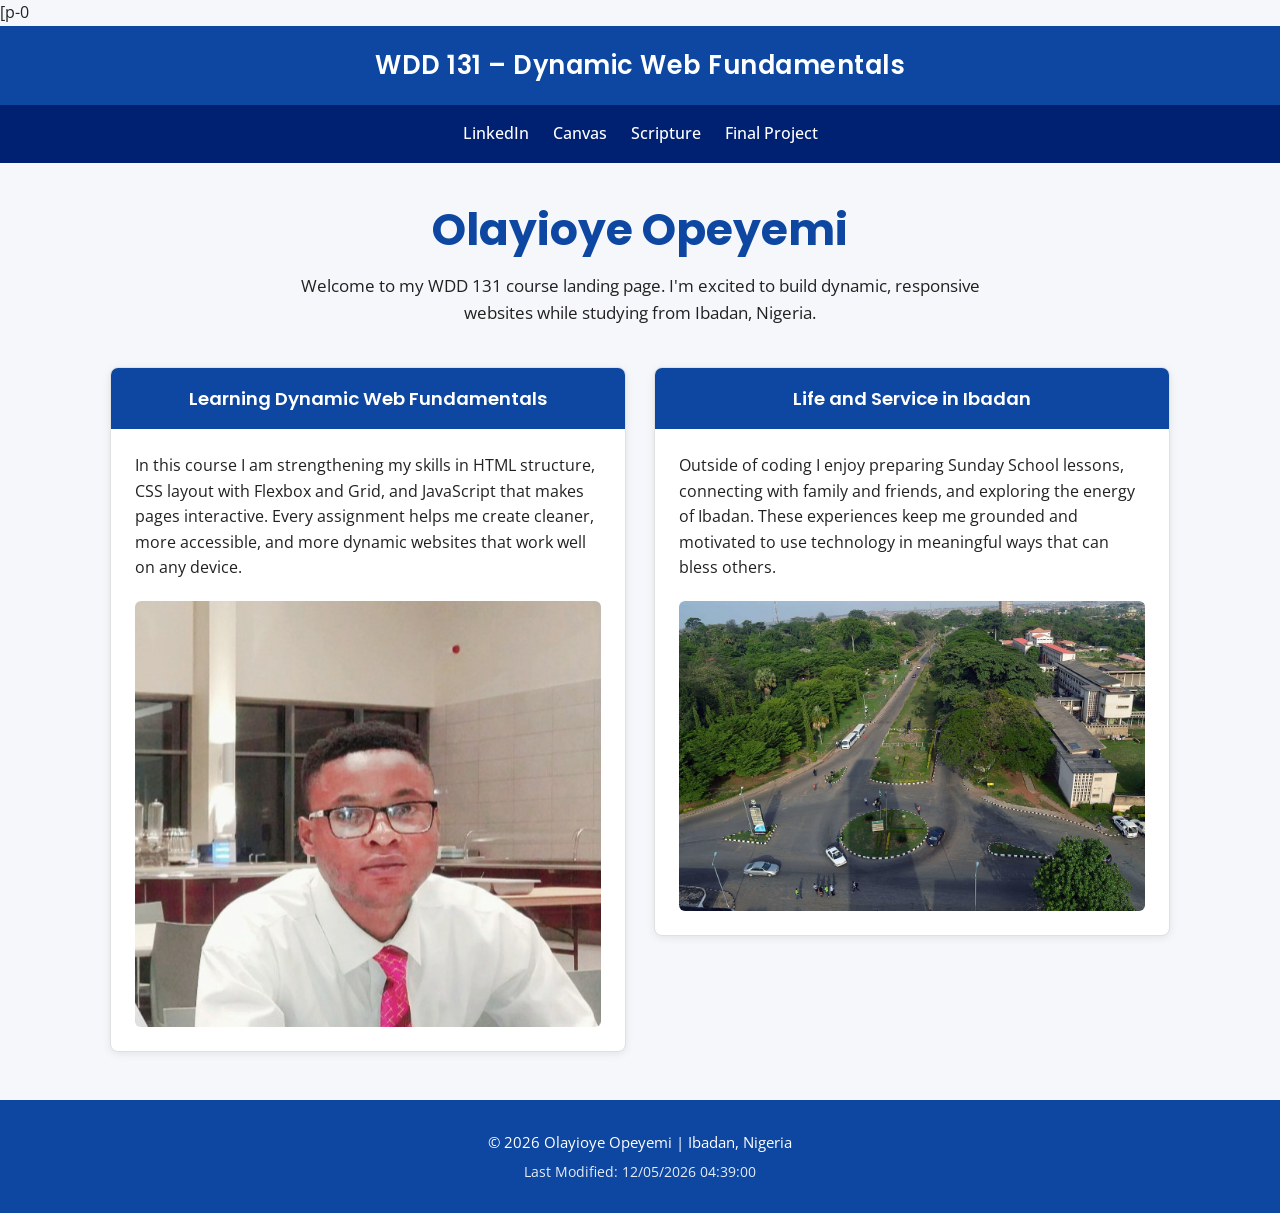
<file: index.html>
[p-0<!DOCTYPE html>
<html lang="en">

<head>
    <meta charset="UTF-8">
    <meta name="viewport" content="width=device-width, initial-scale=1.0">
    <title>WDD 131 – Dynamic Web Fundamentals – Olayioye Opeyemi</title>
    <meta name="description" content="WDD 131 – Dynamic Web Fundamentals by Olayioye Opeyemi. Portfolio landing page with HTML, CSS, and JavaScript projects from Ibadan, Nigeria.">
    <meta name="author" content="Olayioye Opeyemi">

    <!-- Google Fonts -->
    <link rel="preconnect" href="https://fonts.googleapis.com">
    <link rel="preconnect" href="https://fonts.gstatic.com" crossorigin>
    <link
        href="https://fonts.googleapis.com/css2?family=Poppins:wght@400;500;600;700&family=Open+Sans:wght@400;500&display=swap"
        rel="stylesheet">

    <link rel="stylesheet" href="styles/base.css">
    <script src="scripts/getdates.js" defer></script>
</head>

<body>
    <header>
        <span id="course-title">WDD 131 – Dynamic Web Fundamentals</span>
        <nav>
            <ul>
                <li><a href="https://www.linkedin.com/" target="_blank" rel="noopener">LinkedIn</a></li>
                <li><a href="https://byupw.instructure.com/" target="_blank" rel="noopener">Canvas</a></li>
                <li><a href="https://www.churchofjesuschrist.org/study/scriptures/ot/isa/55?lang=eng&id=p8-9#p8"
                        target="_blank" rel="noopener">Scripture</a></li>
                <li><a href="project/index.html">Final Project</a></li>
            </ul>
        </nav>
    </header>

    <main>
        <h1>Olayioye Opeyemi</h1>
        <p class="intro">Welcome to my WDD 131 course landing page. I'm excited to build dynamic, responsive websites
            while studying from Ibadan, Nigeria.</p>

        <div class="cards-grid">
            <section class="card">
                <h2>Learning Dynamic Web Fundamentals</h2>
                <div class="card-body">
                    <p>In this course I am strengthening my skills in HTML structure, CSS layout with Flexbox and Grid,
                        and JavaScript that makes pages interactive. Every assignment helps me create cleaner, more
                        accessible, and more dynamic websites that work well on any device.</p>
                    <img src="images/coding.jpg" alt="HTML, CSS, and JavaScript code on a computer screen" width="600"
                        height="400" loading="lazy">
                </div>
            </section>

            <section class="card">
                <h2>Life and Service in Ibadan</h2>
                <div class="card-body">
                    <p>Outside of coding I enjoy preparing Sunday School lessons, connecting with family and friends,
                        and exploring the energy of Ibadan. These experiences keep me grounded and motivated to use
                        technology in meaningful ways that can bless others.</p>
                    <img src="images/lagos.jpg" alt="Modern skyline of Lagos, Nigeria with waterfront and buildings"
                        width="800" height="500" loading="lazy">
                </div>
            </section>
        </div>
    </main>

    <footer>
        <p>&copy; <span id="currentyear"></span> Olayioye Opeyemi | Ibadan, Nigeria</p>
        <p id="lastModified"></p>
    </footer>
</body>

</html>
</file>
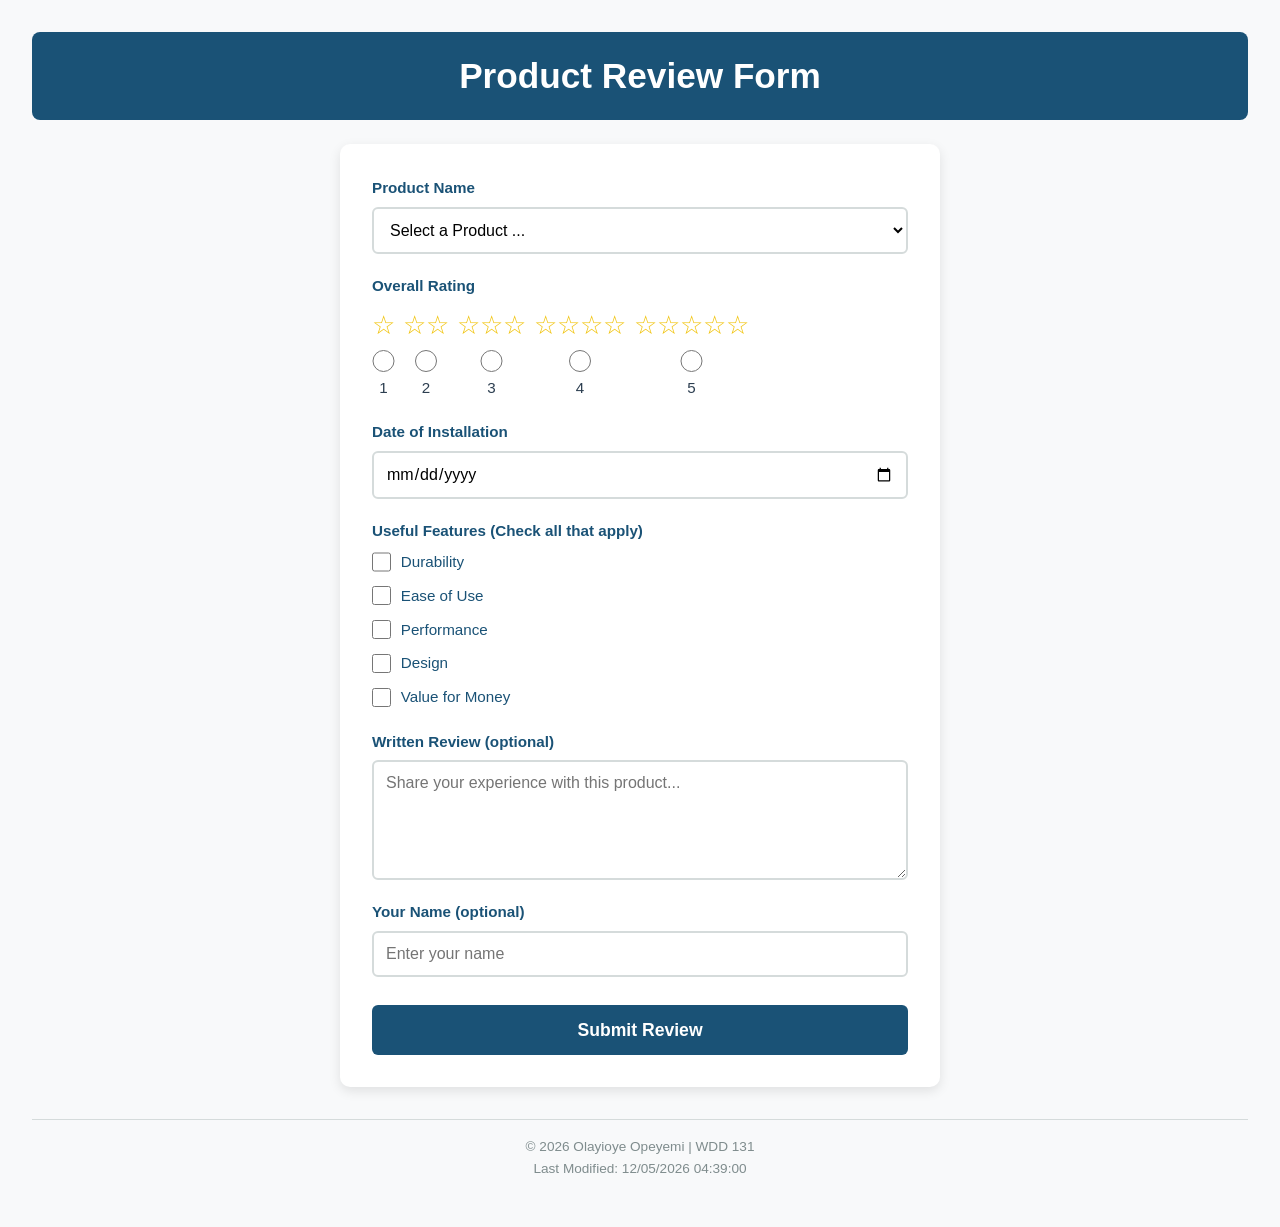
<file: form.html>
<!DOCTYPE html>
<html lang="en">

<head>
    <meta charset="UTF-8">
    <meta name="viewport" content="width=device-width, initial-scale=1.0">
    <meta name="description" content="Product Review Form - WDD 131 Dynamic Web Fundamentals">
    <meta name="author" content="Olayioye Opeyemi">
    <title>Product Review Form | WDD 131</title>
    <link rel="stylesheet" href="styles/form.css">
    <script src="scripts/form.js" defer></script>
    <script src="scripts/getdates.js" defer></script>
</head>

<body>
    <header>
        <h1>Product Review Form</h1>
    </header>

    <main>
        <form method="get" action="review.html">
            <!-- Product Name -->
            <div class="form-group">
                <label for="productName">Product Name</label>
                <select id="productName" name="productName" required>
                    <option value="" disabled selected>Select a Product ...</option>
                    <!-- Options populated dynamically by form.js -->
                </select>
            </div>

            <!-- Overall Rating -->
            <div class="form-group">
                <label>Overall Rating</label>
                <div class="rating-group">
                    <label for="rating1">
                        <span class="star">☆</span>
                        <input type="radio" id="rating1" name="rating" value="1" required>
                        1
                    </label>
                    <label for="rating2">
                        <span class="star">☆☆</span>
                        <input type="radio" id="rating2" name="rating" value="2" required>
                        2
                    </label>
                    <label for="rating3">
                        <span class="star">☆☆☆</span>
                        <input type="radio" id="rating3" name="rating" value="3" required>
                        3
                    </label>
                    <label for="rating4">
                        <span class="star">☆☆☆☆</span>
                        <input type="radio" id="rating4" name="rating" value="4" required>
                        4
                    </label>
                    <label for="rating5">
                        <span class="star">☆☆☆☆☆</span>
                        <input type="radio" id="rating5" name="rating" value="5" required>
                        5
                    </label>
                </div>
            </div>

            <!-- Date of Installation -->
            <div class="form-group">
                <label for="installDate">Date of Installation</label>
                <input type="date" id="installDate" name="installDate" required>
            </div>

            <!-- Useful Features -->
            <div class="form-group">
                <label>Useful Features (Check all that apply)</label>
                <div class="features-group">
                    <div class="checkbox-item">
                        <input type="checkbox" id="durability" name="features" value="durability">
                        <label for="durability">Durability</label>
                    </div>
                    <div class="checkbox-item">
                        <input type="checkbox" id="easeOfUse" name="features" value="ease-of-use">
                        <label for="easeOfUse">Ease of Use</label>
                    </div>
                    <div class="checkbox-item">
                        <input type="checkbox" id="performance" name="features" value="performance">
                        <label for="performance">Performance</label>
                    </div>
                    <div class="checkbox-item">
                        <input type="checkbox" id="design" name="features" value="design">
                        <label for="design">Design</label>
                    </div>
                    <div class="checkbox-item">
                        <input type="checkbox" id="value" name="features" value="value">
                        <label for="value">Value for Money</label>
                    </div>
                </div>
            </div>

            <!-- Written Review -->
            <div class="form-group">
                <label for="writtenReview">Written Review (optional)</label>
                <textarea id="writtenReview" name="writtenReview"
                    placeholder="Share your experience with this product..."></textarea>
            </div>

            <!-- User Name -->
            <div class="form-group">
                <label for="userName">Your Name (optional)</label>
                <input type="text" id="userName" name="userName" placeholder="Enter your name">
            </div>

            <!-- Submit Button -->
            <input type="submit" value="Submit Review">
        </form>
    </main>

    <footer>
        <p>&copy; <span id="currentyear"></span> Olayioye Opeyemi | WDD 131</p>
        <p id="lastModified"></p>
    </footer>
</body>

</html>
</file>
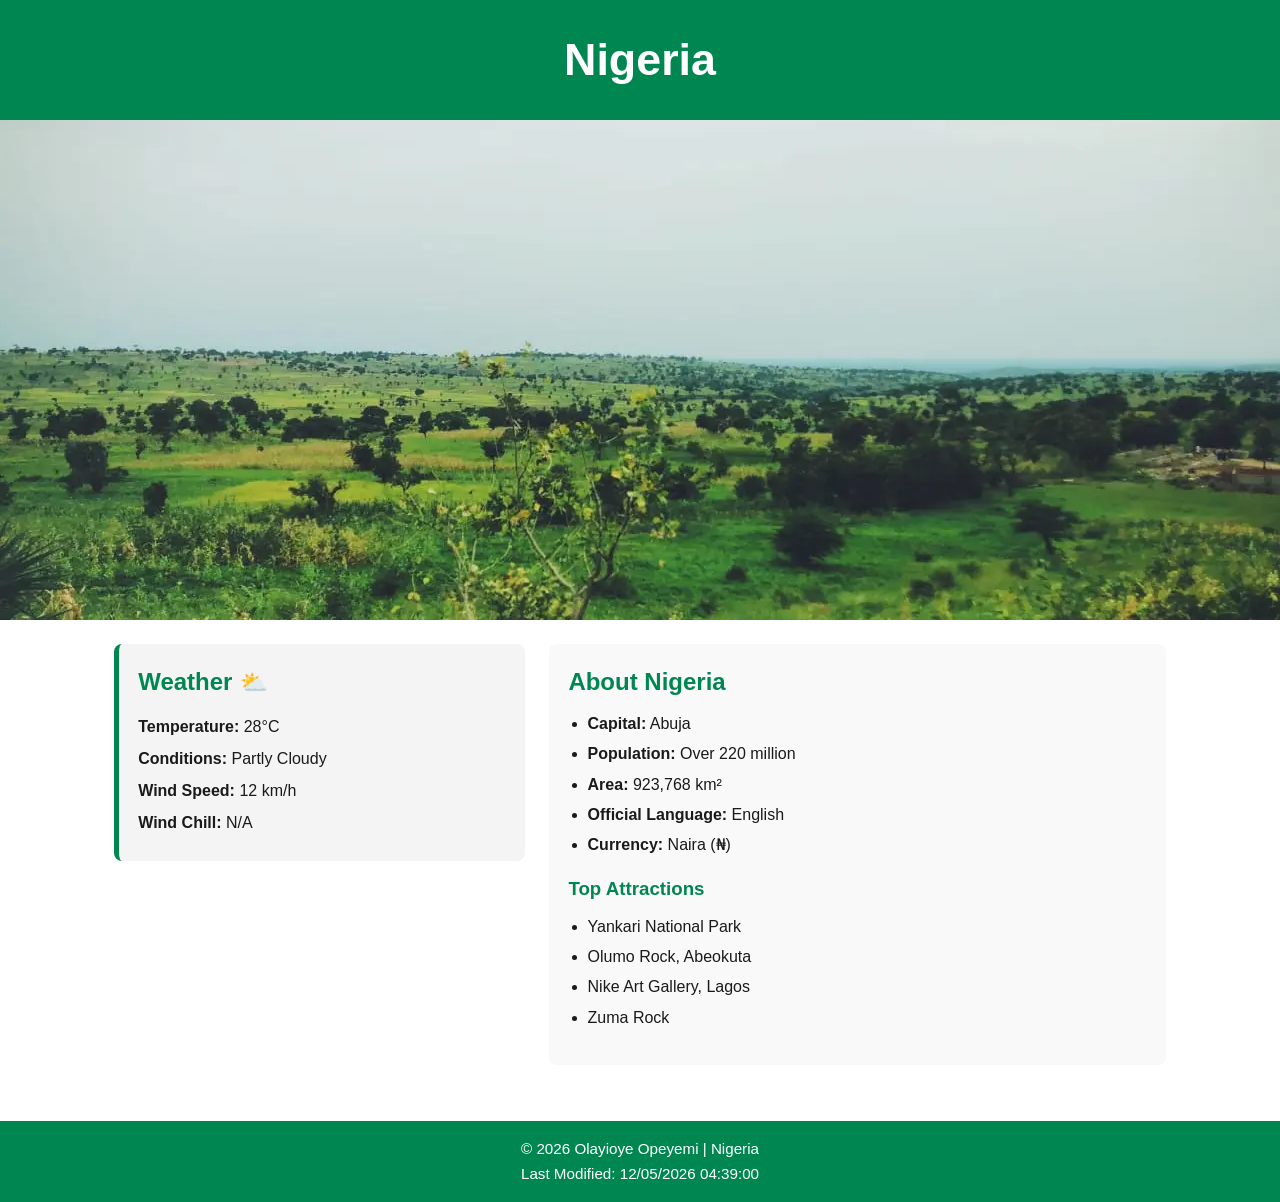
<file: place.html>
<!DOCTYPE html>
<html lang="en">

<head>
    <meta charset="UTF-8">
    <meta name="viewport" content="width=device-width, initial-scale=1.0">
    <meta name="description"
        content="WDD 131 – Dynamic Web Fundamentals. Discover Nigeria – culture, attractions, and weather information.">
    <meta name="author" content="Olayioye Opeyemi">
    <title>Nigeria | WDD 131</title>
    <link rel="stylesheet" href="styles/place.css">
    <script src="scripts/place.js" defer></script>
</head>

<body>
    <header>
        <h1>Nigeria</h1>
    </header>

    <main>
        <!-- Hero Section with responsive WebP images using picture/srcset -->
        <section class="hero">
            <picture>
                <source media="(max-width: 700px)" srcset="images/nigeria-hero-small.webp">
                <source media="(min-width: 701px)" srcset="images/nigeria-hero-large.webp">
                <img src="images/nigeria-hero-large.webp" alt="Beautiful landscape of Nigeria" width="1200"
                    height="600">
            </picture>
        </section>

        <!-- Content Grid (Weather + Info) -->
        <section class="content-grid">
            <!-- Weather Section -->
            <section class="weather">
                <h2>Weather</h2>
                <!-- Mobile: SVG icon will be placed here via CSS or img. Wider view uses pseudo-element -->
                <img src="images/weather-icon.svg" alt="Weather icon" class="weather-icon-mobile">
                <p><strong>Temperature:</strong> <span id="temperature">28°C</span></p>
                <p><strong>Conditions:</strong> Partly Cloudy</p>
                <p><strong>Wind Speed:</strong> <span id="wind-speed">12 km/h</span></p>
                <p><strong>Wind Chill:</strong> <span id="wind-chill">N/A</span></p>
            </section>

            <!-- Additional Information Section -->
            <section class="info">
                <h2>About Nigeria</h2>
                <ul>
                    <li><strong>Capital:</strong> Abuja</li>
                    <li><strong>Population:</strong> Over 220 million</li>
                    <li><strong>Area:</strong> 923,768 km²</li>
                    <li><strong>Official Language:</strong> English</li>
                    <li><strong>Currency:</strong> Naira (₦)</li>
                </ul>
                <h3>Top Attractions</h3>
                <ul>
                    <li>Yankari National Park</li>
                    <li>Olumo Rock, Abeokuta</li>
                    <li>Nike Art Gallery, Lagos</li>
                    <li>Zuma Rock</li>
                </ul>
            </section>
        </section>
    </main>

    <footer>
        <p>&copy; <span id="currentyear"></span> Olayioye Opeyemi | Nigeria</p>
        <p id="lastModified"></p>
    </footer>
</body>

</html>
</file>
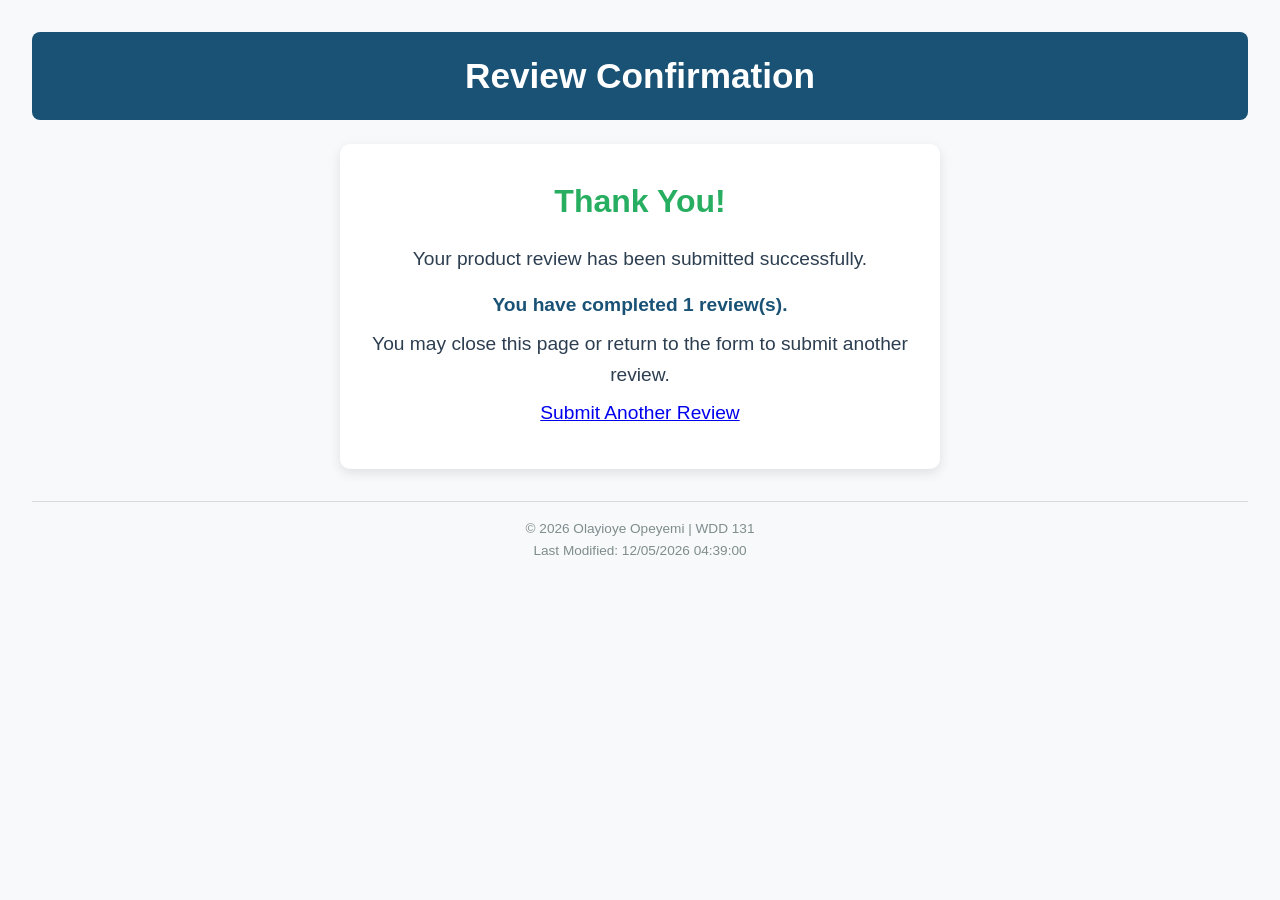
<file: review.html>
<!DOCTYPE html>
<html lang="en">

<head>
    <meta charset="UTF-8">
    <meta name="viewport" content="width=device-width, initial-scale=1.0">
    <meta name="description" content="Thank you for your product review - WDD 131">
    <meta name="author" content="Olayioye OPeyemi">
    <title>Review Submitted | WDD 131</title>
    <link rel="stylesheet" href="styles/form.css">
    <script src="scripts/review.js" defer></script>
    <script src="scripts/getdates.js" defer></script>
</head>

<body>
    <header>
        <h1>Review Confirmation</h1>
    </header>

    <main class="confirmation">
        <h1>Thank You!</h1>
        <p>Your product review has been submitted successfully.</p>
        <p class="review-count">You have completed <span id="reviewCount">0</span> review(s).</p>
        <p>You may close this page or return to the form to submit another review.</p>
        <p><a href="form.html">Submit Another Review</a></p>
    </main>

    <footer>
        <p>&copy; <span id="currentyear"></span> Olayioye Opeyemi | WDD 131</p>
        <p id="lastModified"></p>
    </footer>
</body>

</html>
</file>
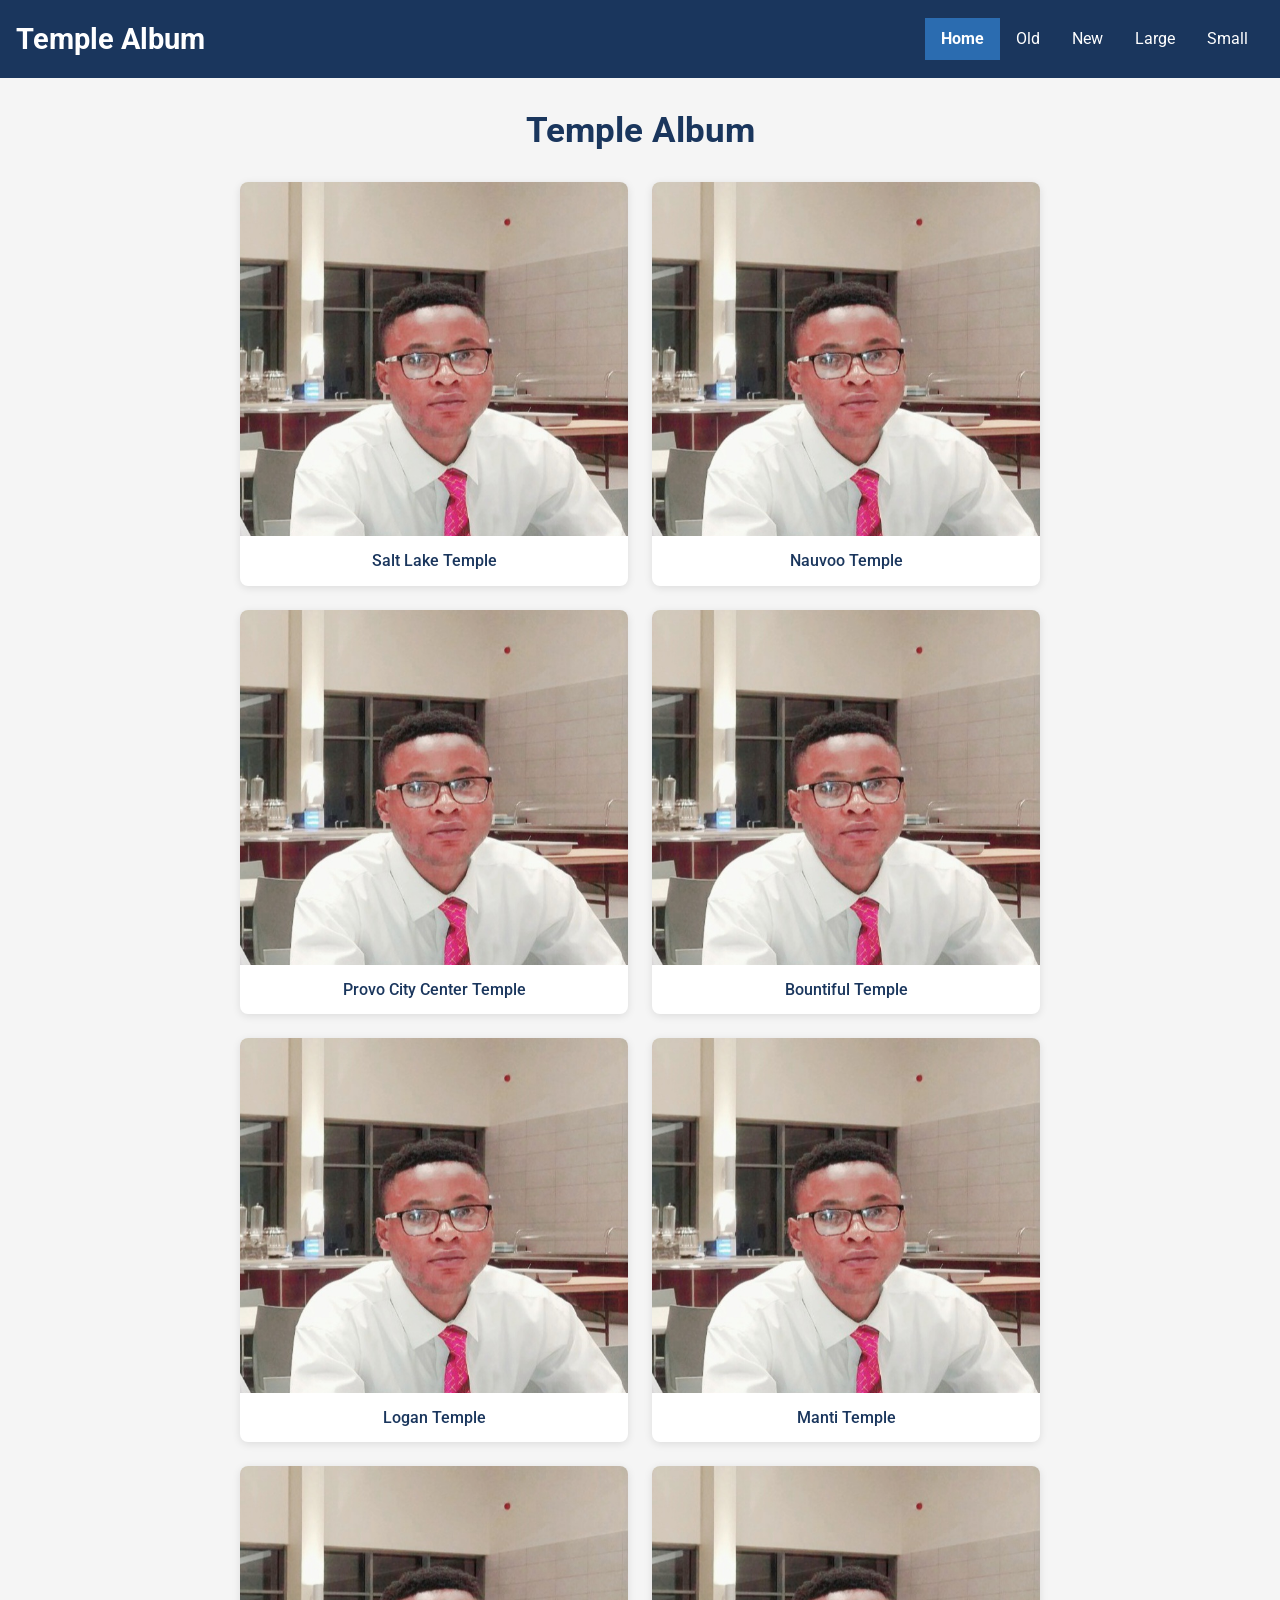
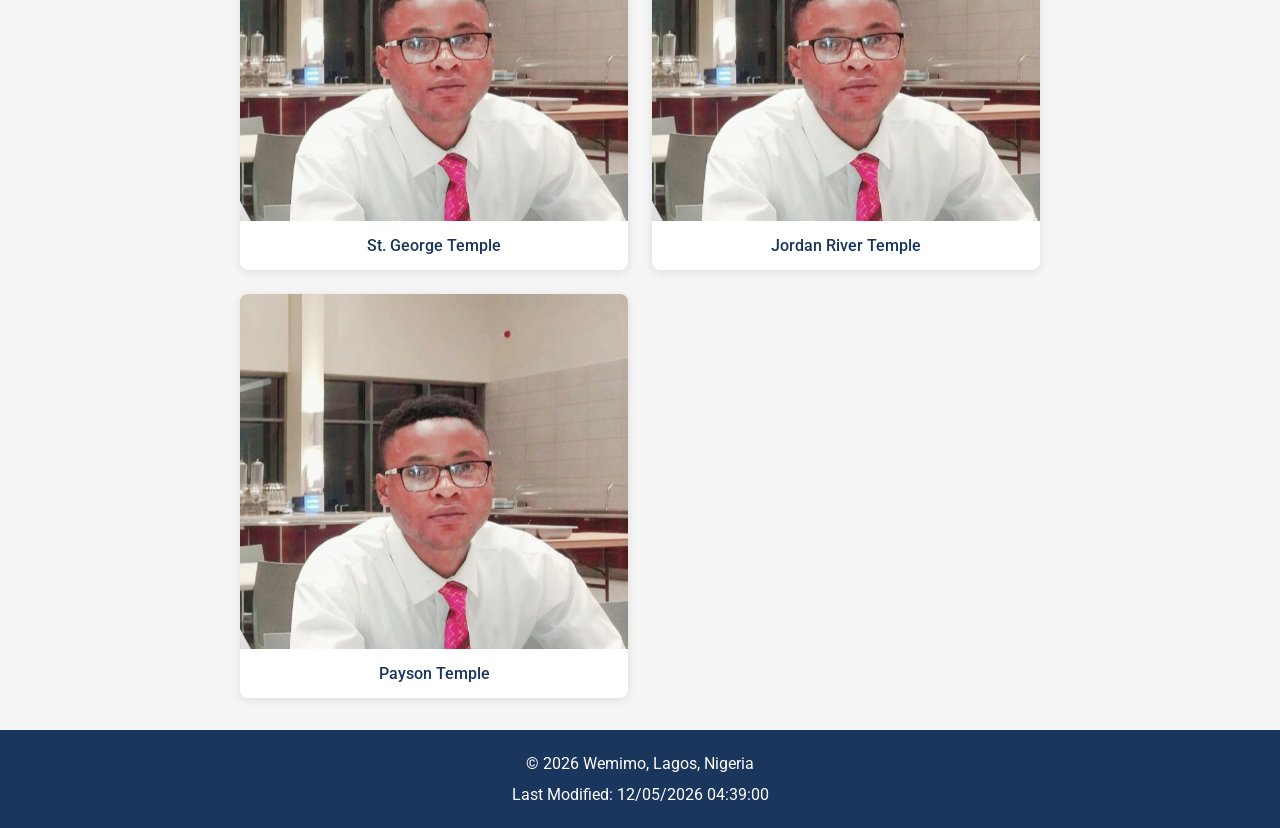
<file: temples.html>
<!DOCTYPE html>
<html lang="en">

<head>
    <meta charset="UTF-8">
    <meta name="viewport" content="width=device-width, initial-scale=1.0">
    <title>Temple Album | WDD 131</title>
    <meta name="description"
        content="A responsive picture album of temples featuring a hamburger menu and CSS Grid layout.">
    <meta name="author" content="Moses Olayioye">
    <link rel="preconnect" href="https://fonts.googleapis.com">
    <link rel="preconnect" href="https://fonts.gstatic.com" crossorigin>
    <link href="https://fonts.googleapis.com/css2?family=Roboto:wght@400;700&display=swap" rel="stylesheet">
    <link rel="stylesheet" href="styles/temples.css">
    <link rel="stylesheet" href="styles/temples-large.css">
    <script src="scripts/temples.js" defer></script>
</head>

<body>
    <header>
        <div class="header-title">Temple Album</div>
        <button id="menu" aria-label="Toggle navigation menu">☰</button>
        <nav class="navigation">
            <a href="#" class="active">Home</a>
            <a href="#">Old</a>
            <a href="#">New</a>
            <a href="#">Large</a>
            <a href="#">Small</a>
        </nav>
    </header>

    <main>
        <h1>Temple Album</h1>
        <div class="gallery">
            <figure>
                <img src="images/coding.jpg" alt="Temple image" width="400" height="250">
                <figcaption>Salt Lake Temple</figcaption>
            </figure>
            <figure>
                <img src="images/coding.jpg" alt="Temple image" width="400" height="250">
                <figcaption>Nauvoo Temple</figcaption>
            </figure>
            <figure>
                <img src="images/coding.jpg" alt="Temple image" width="400" height="250">
                <figcaption>Provo City Center Temple</figcaption>
            </figure>
            <figure>
                <img src="images/coding.jpg" alt="Temple image" width="400" height="250">
                <figcaption>Bountiful Temple</figcaption>
            </figure>
            <figure>
                <img src="images/coding.jpg" alt="Temple image" width="400" height="250">
                <figcaption>Logan Temple</figcaption>
            </figure>
            <figure>
                <img src="images/coding.jpg" alt="Temple image" width="400" height="250">
                <figcaption>Manti Temple</figcaption>
            </figure>
            <figure>
                <img src="images/coding.jpg" alt="Temple image" width="400" height="250">
                <figcaption>St. George Temple</figcaption>
            </figure>
            <figure>
                <img src="images/coding.jpg" alt="Temple image" width="400" height="250">
                <figcaption>Jordan River Temple</figcaption>
            </figure>
            <figure>
                <img src="images/coding.jpg" alt="Temple image" width="400" height="250">
                <figcaption>Payson Temple</figcaption>
            </figure>
        </div>
    </main>

    <footer>
        <p>&copy; <span id="currentyear"></span> Wemimo, Lagos, Nigeria</p>
        <p id="lastModified"></p>
    </footer>
</body>

</html>
</file>
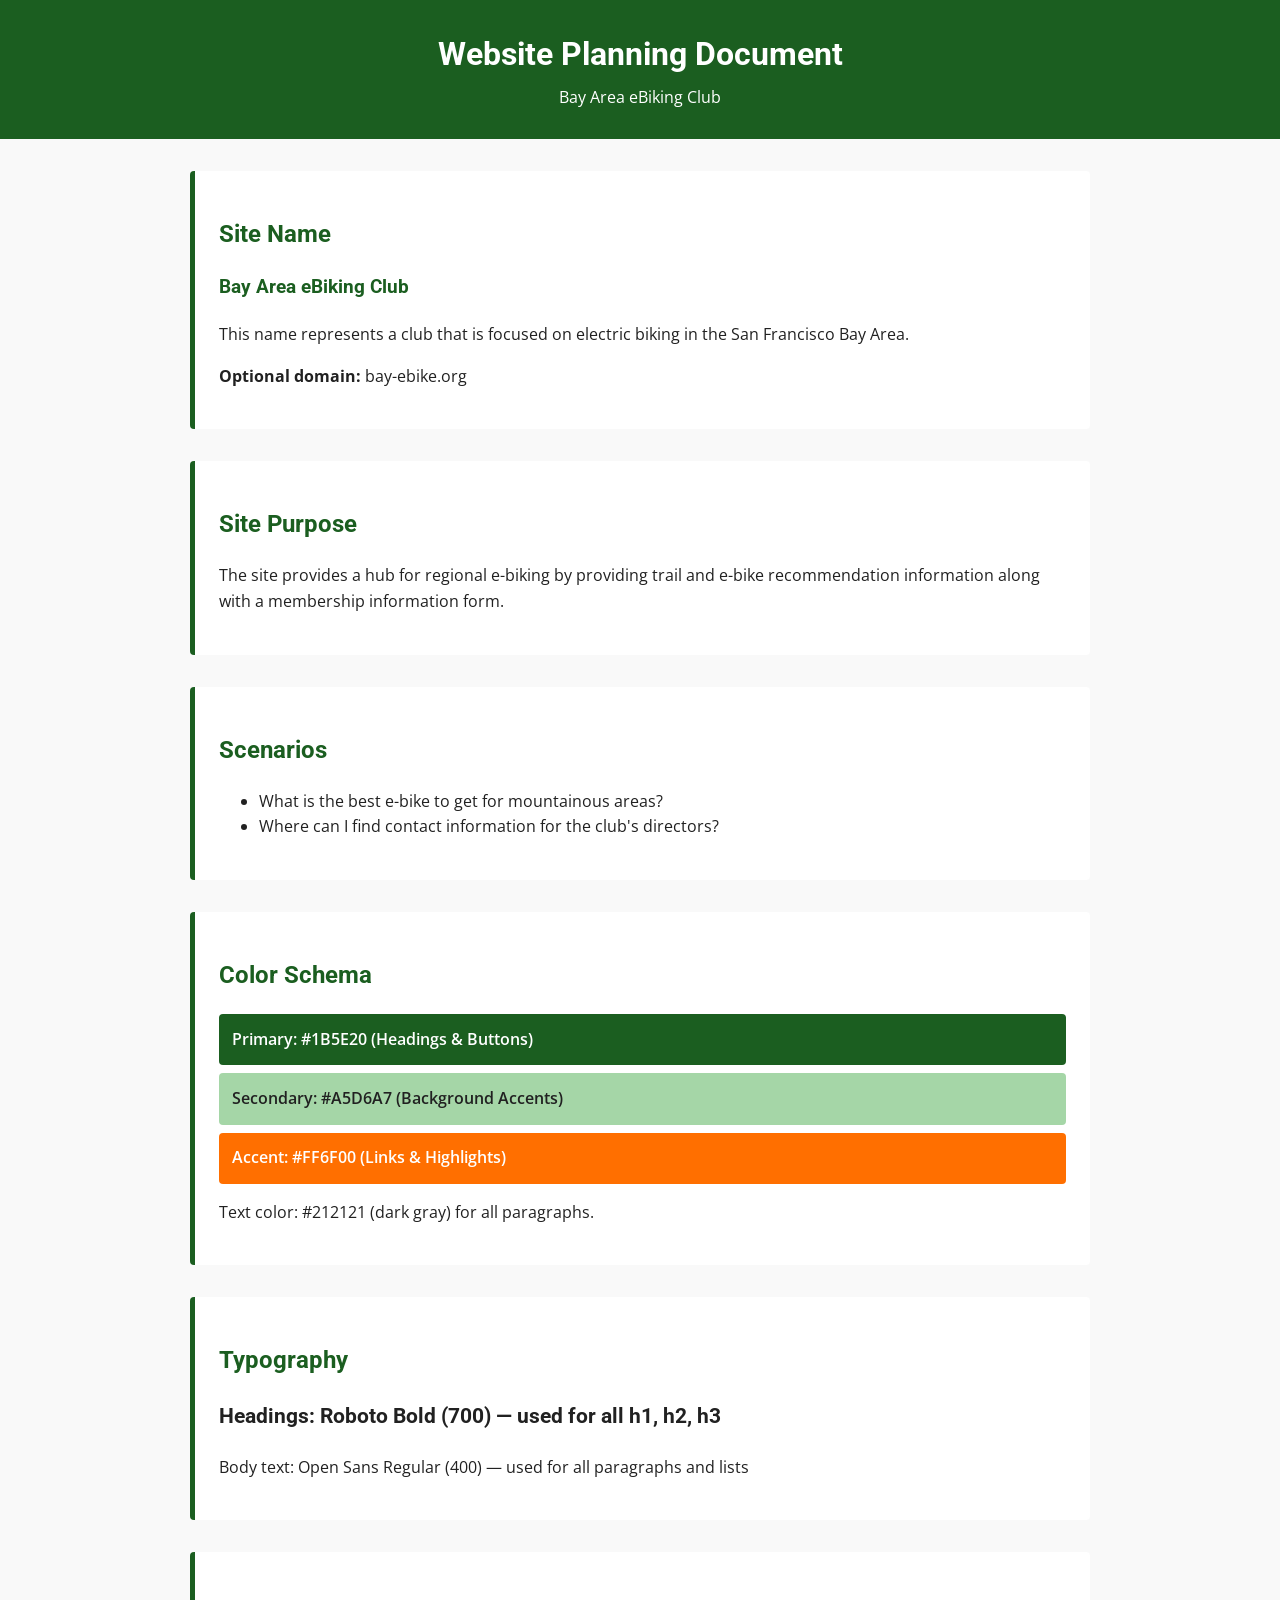
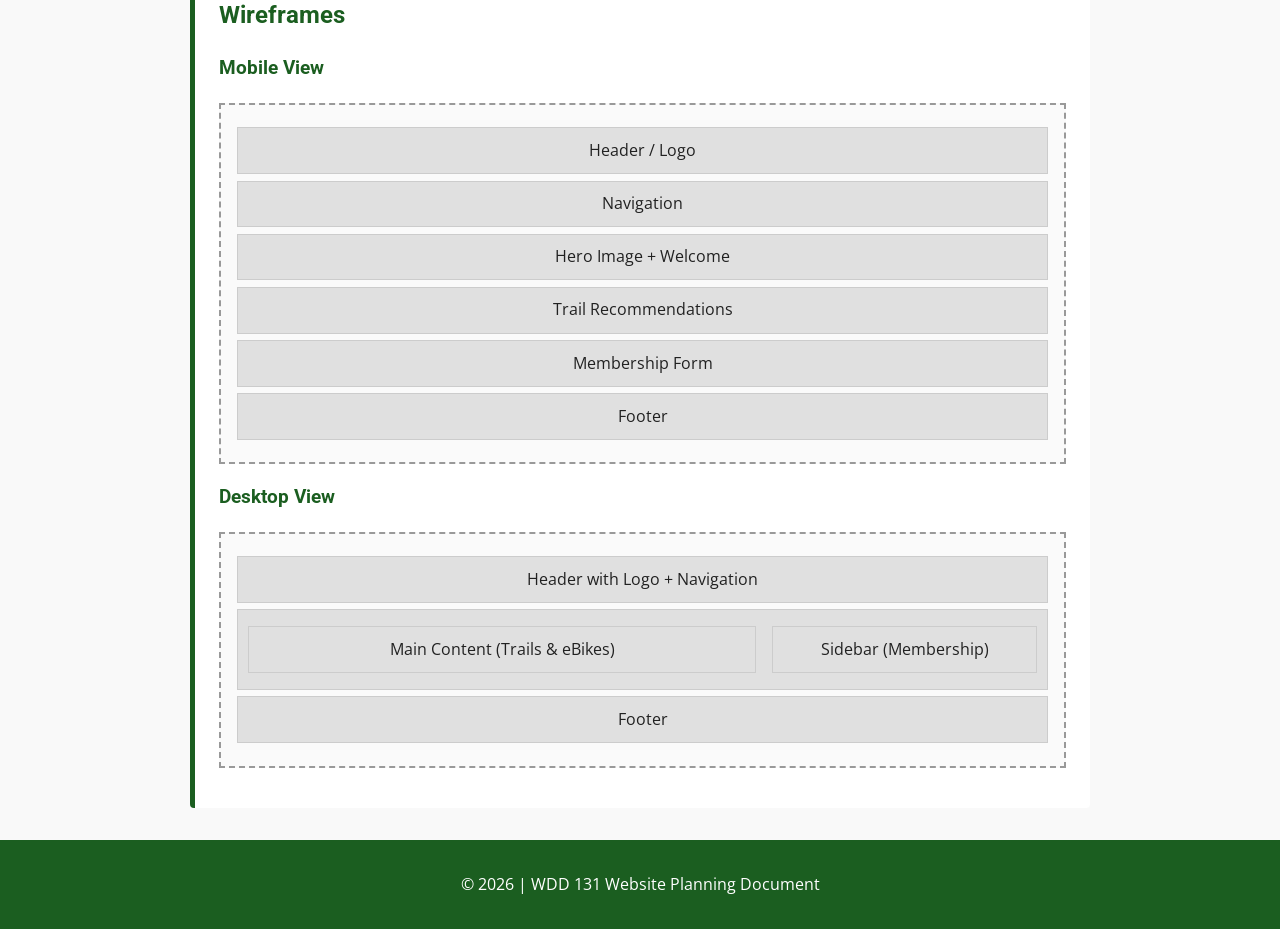
<file: project/siteplan.html>
<!DOCTYPE html>
<html lang="en">

<head>
    <meta charset="UTF-8">
    <meta name="viewport" content="width=device-width, initial-scale=1.0">
    <title>Website Planning Document | Bay Area eBiking Club</title>
    <link rel="stylesheet" href="styles/siteplan.css">
    <link rel="preconnect" href="https://fonts.googleapis.com">
    <link rel="preconnect" href="https://fonts.gstatic.com" crossorigin>
    <link href="https://fonts.googleapis.com/css2?family=Open+Sans:wght@400;600&family=Roboto:wght@700&display=swap"
        rel="stylesheet">
</head>

<body>
    <header>
        <h1>Website Planning Document</h1>
        <p>Bay Area eBiking Club</p>
    </header>

    <main>
        <section id="site-name">
            <h2>Site Name</h2>
            <h3>Bay Area eBiking Club</h3>
            <p>This name represents a club that is focused on electric biking in the San Francisco Bay Area.</p>
            <p><strong>Optional domain:</strong> bay-ebike.org</p>
        </section>

        <section id="site-purpose">
            <h2>Site Purpose</h2>
            <p>The site provides a hub for regional e-biking by providing trail and e-bike recommendation information
                along with a membership information form.</p>
        </section>

        <section id="scenarios">
            <h2>Scenarios</h2>
            <ul>
                <li>What is the best e-bike to get for mountainous areas?</li>
                <li>Where can I find contact information for the club's directors?</li>
            </ul>
        </section>

        <section id="color-schema">
            <h2>Color Schema</h2>
            <div class="color-box primary">Primary: #1B5E20 (Headings & Buttons)</div>
            <div class="color-box secondary">Secondary: #A5D6A7 (Background Accents)</div>
            <div class="color-box accent">Accent: #FF6F00 (Links & Highlights)</div>
            <p>Text color: #212121 (dark gray) for all paragraphs.</p>
        </section>

        <section id="typography">
            <h2>Typography</h2>
            <p class="heading-example">Headings: Roboto Bold (700) — used for all h1, h2, h3</p>
            <p class="body-example">Body text: Open Sans Regular (400) — used for all paragraphs and lists</p>
        </section>

        <section id="wireframes">
            <h2>Wireframes</h2>
            <h3>Mobile View</h3>
            <div class="wireframe mobile">
                <div class="wf-header">Header / Logo</div>
                <div class="wf-nav">Navigation</div>
                <div class="wf-hero">Hero Image + Welcome</div>
                <div class="wf-content">Trail Recommendations</div>
                <div class="wf-content">Membership Form</div>
                <div class="wf-footer">Footer</div>
            </div>

            <h3>Desktop View</h3>
            <div class="wireframe desktop">
                <div class="wf-header">Header with Logo + Navigation</div>
                <div class="wf-row">
                    <div class="wf-main">Main Content (Trails & eBikes)</div>
                    <div class="wf-sidebar">Sidebar (Membership)</div>
                </div>
                <div class="wf-footer">Footer</div>
            </div>
        </section>
    </main>

    <footer>
        <p>&copy; 2026 | WDD 131 Website Planning Document</p>
    </footer>
</body>

</html>
</file>
<file: styles/base.css>
:root {
    --primary: #0d47a1;
    --primary-dark: #002171;
    --accent: #ff6f00;
    --bg: #f5f7fa;
    --card-bg: #ffffff;
    --text: #212121;
    --text-light: #ffffff;
    --border: #e0e0e0;

    --font-heading: "Poppins", sans-serif;
    --font-body: "Open Sans", sans-serif;
}

* {
    box-sizing: border-box;
}

body {
    margin: 0;
    font-family: var(--font-body);
    color: var(--text);
    background-color: var(--bg);
    line-height: 1.6;
}

img {
    max-width: 100%;
    height: auto;
    display: block;
}

/* Header */
header {
    background-color: var(--primary);
    color: var(--text-light);
}

#course-title {
    display: block;
    font-family: var(--font-heading);
    font-weight: 600;
    font-size: clamp(1.25rem, 3vw, 1.6rem);
    text-align: center;
    padding: 1.2rem 1rem;
    letter-spacing: 0.5px;
}

nav {
    background-color: var(--primary-dark);
}

nav ul {
    list-style: none;
    display: flex;
    justify-content: center;
    flex-wrap: wrap;
    gap: 1.5rem;
    margin: 0;
    padding: 1rem 1.5rem;
    max-width: 1200px;
    margin-inline: auto;
}

nav a {
    position: relative;
    color: var(--text-light);
    text-decoration: none;
    font-weight: 500;
    font-size: 1rem;
    padding: 0.25rem 0;
    transition: color 0.2s ease;
}

nav a::after {
    content: "";
    position: absolute;
    left: 0;
    bottom: 0;
    width: 100%;
    height: 2px;
    background-color: var(--accent);
    transform: scaleX(0);
    transform-origin: left;
    transition: transform 0.25s ease;
}

nav a:hover,
nav a:focus-visible {
    color: var(--accent);
}

nav a:hover::after,
nav a:focus-visible::after {
    transform: scaleX(1);
}

nav a:focus-visible {
    outline: 2px solid var(--accent);
    outline-offset: 4px;
    border-radius: 2px;
}

/* Main */
main {
    max-width: 1100px;
    margin: 2rem auto 3rem;
    padding: 0 1.25rem;
}

h1 {
    font-family: var(--font-heading);
    font-weight: 700;
    font-size: clamp(2rem, 5vw, 2.75rem);
    text-align: center;
    color: var(--primary);
    margin: 0 0 0.5rem;
}

.intro {
    max-width: 70ch;
    text-align: center;
    margin: 0 auto 2.5rem;
    font-size: 1.05rem;
}

.cards-grid {
    display: grid;
    grid-template-columns: 1fr 1fr;
    gap: 1.75rem;
    align-items: start;
}

section.card {
    background-color: var(--card-bg);
    border: 1px solid var(--border);
    border-radius: 8px;
    overflow: hidden;
    box-shadow: 0 2px 8px rgba(0, 0, 0, 0.08);
}

section.card h2 {
    background-color: var(--primary);
    color: var(--text-light);
    margin: 0;
    padding: 1rem;
    text-align: center;
    font-family: var(--font-heading);
    font-weight: 600;
    font-size: 1.15rem;
}

.card-body {
    padding: 1.5rem;
    display: flex;
    flex-direction: column;
    gap: 1.25rem;
}

.card-body p {
    margin: 0;
}

.card-body img {
    border-radius: 6px;
    margin-top: auto;
}

/* Responsive */
@media (max-width: 750px) {
    .cards-grid {
        grid-template-columns: 1fr;
    }

    nav ul {
        gap: 1rem;
        justify-content: space-around;
    }
}

/* Footer */
footer {
    background-color: var(--primary);
    color: var(--text-light);
    text-align: center;
    padding: 1.5rem 1rem;
    font-size: 0.95rem;
}

footer p {
    margin: 0.4rem 0;
}

#lastModified {
    font-size: 0.85rem;
    opacity: 0.9;
}
</file>
<file: styles/form.css>
:root {
    --primary-color: #1a5276;
    --secondary-color: #2e86c1;
    --accent-color: #f39c12;
    --bg-color: #f8f9fa;
    --card-bg: #ffffff;
    --text-color: #2c3e50;
    --border-color: #d5dbdb;
    --success-color: #27ae60;
    --star-color: #f1c40f;
}

* {
    box-sizing: border-box;
    margin: 0;
    padding: 0;
}

body {
    font-family: "Segoe UI", Tahoma, Geneva, Verdana, sans-serif;
    background-color: var(--bg-color);
    color: var(--text-color);
    line-height: 1.6;
    padding: 1rem;
}

header {
    text-align: center;
    margin-bottom: 1.5rem;
    padding: 1rem;
    background-color: var(--primary-color);
    color: white;
    border-radius: 8px;
}

header h1 {
    font-size: 1.8rem;
    font-weight: 600;
}

main {
    max-width: 600px;
    margin: 0 auto;
    background-color: var(--card-bg);
    padding: 1.5rem;
    border-radius: 10px;
    box-shadow: 0 4px 12px rgba(0, 0, 0, 0.1);
}

form {
    display: flex;
    flex-direction: column;
    gap: 1.25rem;
}

.form-group {
    display: flex;
    flex-direction: column;
    gap: 0.4rem;
}

label {
    font-weight: 600;
    color: var(--primary-color);
    font-size: 0.95rem;
}

input[type="text"],
input[type="date"],
select,
textarea {
    padding: 0.75rem;
    border: 2px solid var(--border-color);
    border-radius: 6px;
    font-size: 1rem;
    font-family: inherit;
    transition: border-color 0.2s, box-shadow 0.2s;
}

input:focus,
select:focus,
textarea:focus {
    outline: none;
    border-color: var(--secondary-color);
    box-shadow: 0 0 0 3px rgba(46, 134, 193, 0.2);
}

select {
    background-color: white;
    cursor: pointer;
}

textarea {
    min-height: 120px;
    resize: vertical;
}

.rating-group {
    display: flex;
    gap: 0.5rem;
    align-items: center;
    flex-wrap: wrap;
}

.rating-group label {
    display: flex;
    flex-direction: column;
    align-items: center;
    gap: 0.25rem;
    cursor: pointer;
    font-weight: normal;
    color: var(--text-color);
}

.rating-group input[type="radio"] {
    width: 1.4rem;
    height: 1.4rem;
    accent-color: var(--accent-color);
    cursor: pointer;
}

.star {
    font-size: 1.6rem;
    color: var(--star-color);
}

.features-group {
    display: flex;
    flex-direction: column;
    gap: 0.6rem;
}

.checkbox-item {
    display: flex;
    align-items: center;
    gap: 0.6rem;
}

.checkbox-item input[type="checkbox"] {
    width: 1.2rem;
    height: 1.2rem;
    accent-color: var(--secondary-color);
    cursor: pointer;
}

.checkbox-item label {
    font-weight: normal;
    cursor: pointer;
    margin: 0;
}

input[type="submit"] {
    background-color: var(--primary-color);
    color: white;
    border: none;
    padding: 0.9rem 1.5rem;
    font-size: 1.1rem;
    font-weight: 600;
    border-radius: 6px;
    cursor: pointer;
    transition: background-color 0.2s, transform 0.1s;
    margin-top: 0.5rem;
}

input[type="submit"]:hover {
    background-color: var(--secondary-color);
}

input[type="submit"]:active {
    transform: scale(0.98);
}

.confirmation {
    text-align: center;
    padding: 2rem 1rem;
}

.confirmation h1 {
    color: var(--success-color);
    margin-bottom: 1rem;
    font-size: 2rem;
}

.confirmation p {
    font-size: 1.2rem;
    margin-bottom: 0.5rem;
}

.review-count {
    font-size: 1.5rem;
    font-weight: bold;
    color: var(--primary-color);
    margin: 1rem 0;
}

footer {
    text-align: center;
    margin-top: 2rem;
    padding: 1rem;
    font-size: 0.85rem;
    color: #7f8c8d;
    border-top: 1px solid var(--border-color);
}

@media (min-width: 768px) {
    body {
        padding: 2rem;
    }

    header h1 {
        font-size: 2.2rem;
    }

    main {
        padding: 2rem;
    }
}
</file>
<file: styles/place.css>
/* Global CSS Variables */
:root {
    --primary-color: #008751;
    --secondary-color: #ffffff;
    --text-color: #1a1a1a;
    --accent-color: #f4f4f4;
    --heading-font: "Segoe UI", Tahoma, Geneva, Verdana, sans-serif;
    --body-font: "Segoe UI", Tahoma, Geneva, Verdana, sans-serif;
}

/* Reset & Base */
* {
    box-sizing: border-box;
    margin: 0;
    padding: 0;
}

body {
    font-family: var(--body-font);
    color: var(--text-color);
    background-color: var(--secondary-color);
    line-height: 1.6;
}

/* Header */
header {
    background-color: var(--primary-color);
    color: var(--secondary-color);
    text-align: center;
    padding: 1.5rem 1rem;
}

header h1 {
    font-family: var(--heading-font);
    font-size: 2.2rem;
    margin: 0;
}

/* Hero */
.hero {
    width: 100%;
}

.hero img {
    width: 100%;
    height: auto;
    display: block;
    object-fit: cover;
    max-height: 420px;
}

/* Content Grid */
.content-grid {
    display: grid;
    gap: 1.5rem;
    padding: 1.5rem;
    max-width: 1100px;
    margin: 0 auto;
}

/* Weather Section */
.weather {
    background-color: var(--accent-color);
    padding: 1.2rem;
    border-radius: 8px;
    border-left: 5px solid var(--primary-color);
}

.weather h2 {
    color: var(--primary-color);
    margin-bottom: 0.8rem;
    position: relative;
}

.weather-icon-mobile {
    width: 70px;
    height: 70px;
    display: block;
    margin-bottom: 0.8rem;
}

.weather p {
    margin: 0.4rem 0;
}

/* Info Section */
.info {
    background-color: #f9f9f9;
    padding: 1.2rem;
    border-radius: 8px;
}

.info h2,
.info h3 {
    color: var(--primary-color);
    margin-bottom: 0.6rem;
}

.info ul {
    margin-left: 1.2rem;
    margin-bottom: 1rem;
}

.info li {
    margin: 0.3rem 0;
}

/* Footer */
footer {
    background-color: var(--primary-color);
    color: var(--secondary-color);
    text-align: center;
    padding: 1rem;
    margin-top: 2rem;
    font-size: 0.95rem;
}

/* Media Query - Wider View */
@media (min-width: 700px) {
    header h1 {
        font-size: 2.8rem;
    }

    .content-grid {
        grid-template-columns: 1fr 1.5fr;
        align-items: start;
    }

    .weather-icon-mobile {
        display: none;
    }

    .weather h2::after {
        content: "⛅";
        margin-left: 0.5rem;
        font-size: 1.4rem;
    }

    .hero img {
        max-height: 500px;
    }
}
</file>
<file: styles/temples.css>
/* Google Font */
body {
    font-family: 'Roboto', sans-serif;
    margin: 0;
    padding: 0;
    background-color: #f5f5f5;
    color: #333;
    line-height: 1.6;
}

nav {
    display: flex;
}

/* Header */
header {
    background-color: #1a365d;
    color: white;
    padding: 1rem;
    display: flex;
    justify-content: space-between;
    align-items: center;
    position: relative;
}

.header-title {
    font-size: 1.5rem;
    font-weight: 700;
    margin: 0;
}

/* Hamburger Button */
#menu {
    background: none;
    border: none;
    color: white;
    font-size: 2rem;
    cursor: pointer;
    display: block;
}

/* Navigation (hidden by default on mobile) */
.navigation {
    display: none;
    flex-direction: column;
    background-color: #1a365d;
    position: absolute;
    top: 100%;
    left: 0;
    width: 100%;
    z-index: 100;
}

.navigation.open {
    display: flex;
}

.navigation a {
    color: white;
    text-decoration: none;
    padding: 1rem;
    border-bottom: 1px solid #2c5282;
    text-align: center;
}

.navigation a:hover {
    background-color: #2c5282;
}

.navigation a.active {
    background-color: #2b6cb0;
    font-weight: bold;
}

/* Main */
main {
    max-width: 800px;
    margin: 1rem auto;
    padding: 0 1rem;
}

h1 {
    text-align: center;
    color: #1a365d;
    margin-bottom: 1.5rem;
}

/* Gallery - 1 column on mobile */
.gallery {
    display: grid;
    grid-template-columns: 1fr;
    gap: 1.5rem;
}

figure {
    margin: 0;
    background: white;
    border-radius: 8px;
    overflow: hidden;
    box-shadow: 0 2px 8px rgba(0, 0, 0, 0.1);
    text-align: center;
}

figure img {
    width: 100%;
    height: auto;
    display: block;
}

figcaption {
    padding: 0.75rem;
    font-weight: 500;
    color: #1a365d;
}

/* Footer */
footer {
    background-color: #1a365d;
    color: white;
    text-align: center;
    padding: 1rem;
    margin-top: 2rem;
}

footer p {
    margin: 0.3rem 0;
}
</file>
<file: styles/temples-large.css>
@media screen and (min-width: 700px) {

    /* Hide hamburger button on larger screens */
    #menu {
        display: none;
    }

    /* Show navigation as a horizontal flex row */
    .navigation {
        display: flex;
        flex-direction: row;
        position: static;
        width: auto;
        background-color: transparent;
    }

    .navigation a {
        border-bottom: none;
        padding: 0.5rem 1rem;
    }

    .navigation a:hover {
        background-color: #2c5282;
        border-radius: 4px;
    }

    /* Gallery becomes multiple columns */
    .gallery {
        grid-template-columns: repeat(auto-fit, minmax(280px, 1fr));
    }

    h1 {
        font-size: 2.2rem;
    }

    .header-title {
        font-size: 1.8rem;
    }
}
</file>
<file: project/styles/siteplan.css>
:root {
    --primary: #1B5E20;
    --secondary: #A5D6A7;
    --accent: #FF6F00;
    --text: #212121;
    --bg: #f9f9f9;
}

body {
    font-family: 'Open Sans', Arial, sans-serif;
    color: var(--text);
    background-color: var(--bg);
    margin: 0;
    padding: 0;
    line-height: 1.6;
}

header {
    background-color: var(--primary);
    color: white;
    text-align: center;
    padding: 1.5rem;
}

header h1,
h2,
h3 {
    font-family: 'Roboto', Arial, sans-serif;
    font-weight: 700;
    color: var(--primary);
}

header h1,
header p {
    color: white;
    margin: 0.3rem 0;
}

main {
    max-width: 900px;
    margin: 2rem auto;
    padding: 0 1rem;
}

section {
    background: white;
    margin-bottom: 2rem;
    padding: 1.5rem;
    border-left: 5px solid var(--primary);
    border-radius: 4px;
}

.color-box {
    padding: 0.8rem;
    margin: 0.5rem 0;
    border-radius: 4px;
    font-weight: 600;
}

.color-box.primary {
    background: var(--primary);
    color: white;
}

.color-box.secondary {
    background: var(--secondary);
    color: var(--text);
}

.color-box.accent {
    background: var(--accent);
    color: white;
}

.heading-example {
    font-family: 'Roboto', sans-serif;
    font-weight: 700;
    font-size: 1.3rem;
}

.body-example {
    font-family: 'Open Sans', sans-serif;
}

/* Wireframes */
.wireframe {
    border: 2px dashed #999;
    padding: 1rem;
    margin: 1rem 0;
    background: #fafafa;
}

.wireframe div {
    background: #e0e0e0;
    margin: 0.4rem 0;
    padding: 0.6rem;
    text-align: center;
    border: 1px solid #ccc;
}

.wireframe.desktop .wf-row {
    display: flex;
    gap: 1rem;
}

.wireframe.desktop .wf-main {
    flex: 2;
}

.wireframe.desktop .wf-sidebar {
    flex: 1;
}

footer {
    text-align: center;
    padding: 1rem;
    background: var(--primary);
    color: white;
    margin-top: 2rem;
}
</file>
